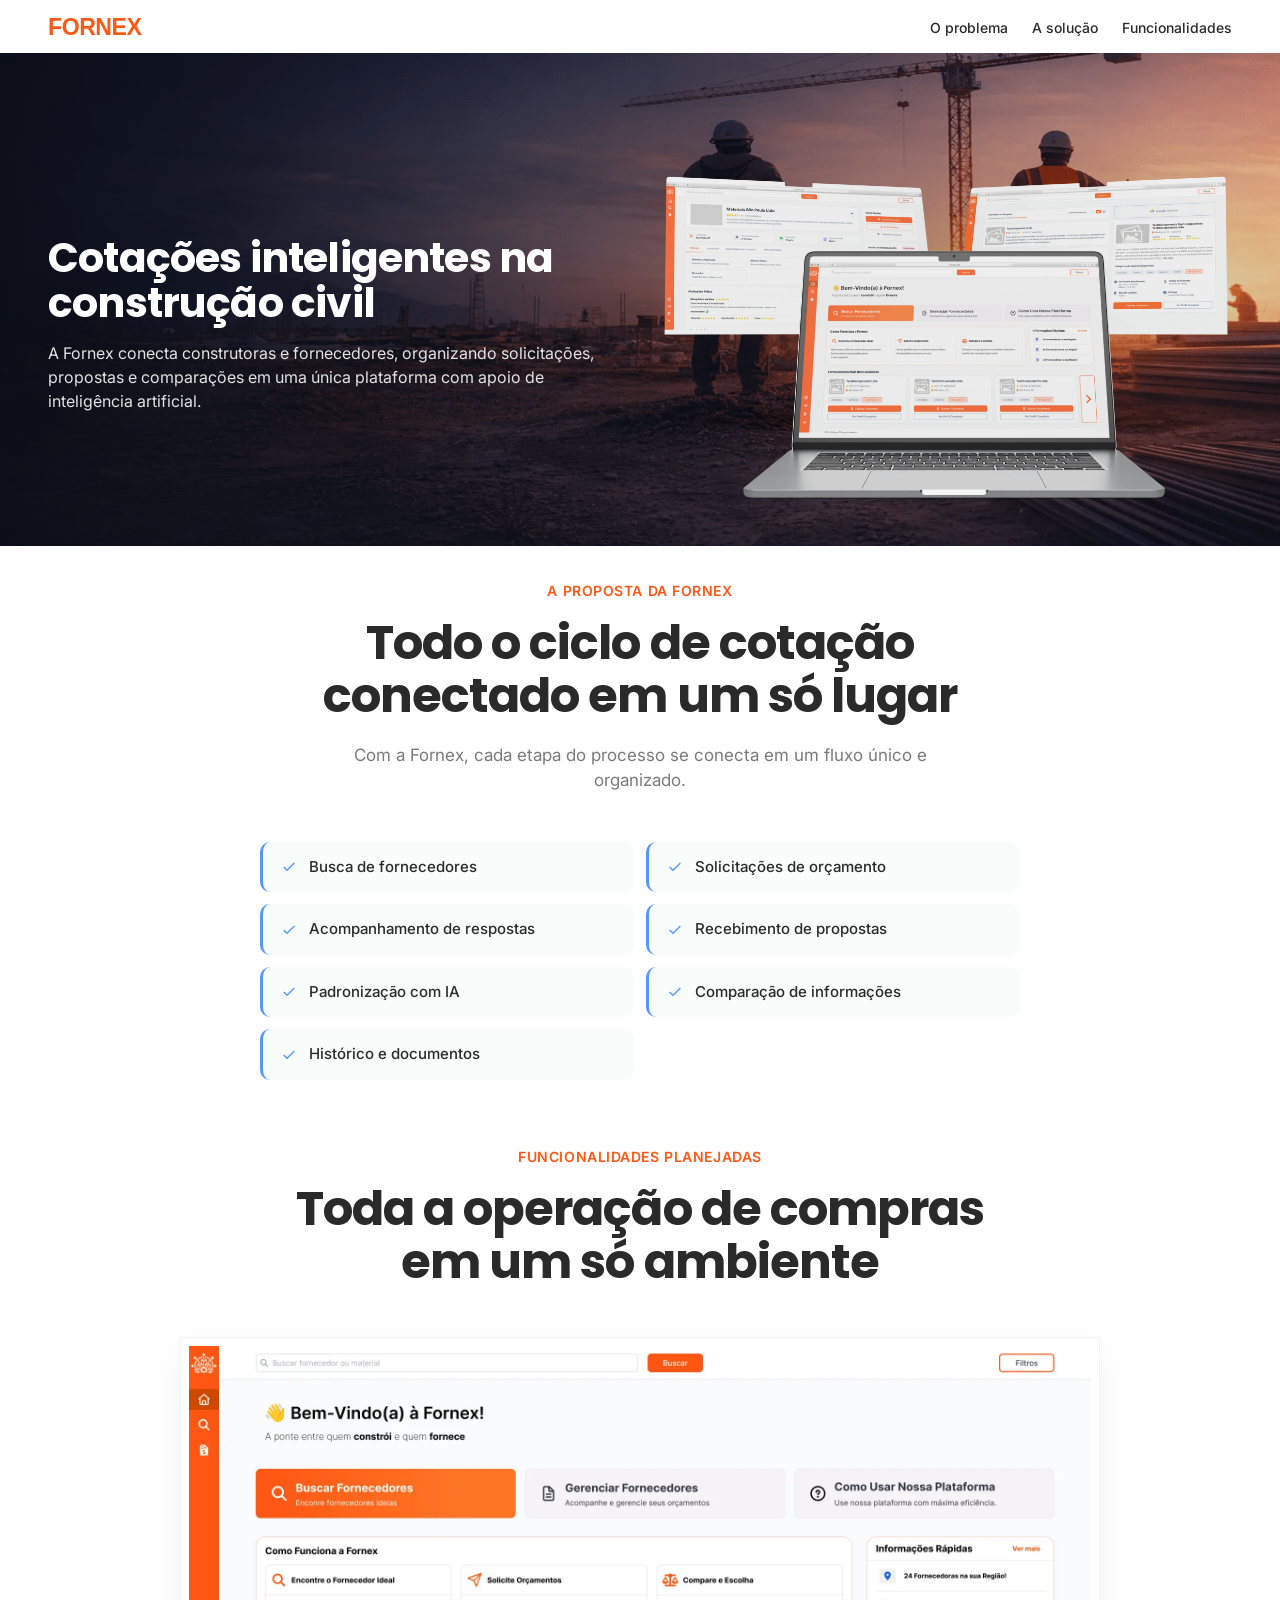
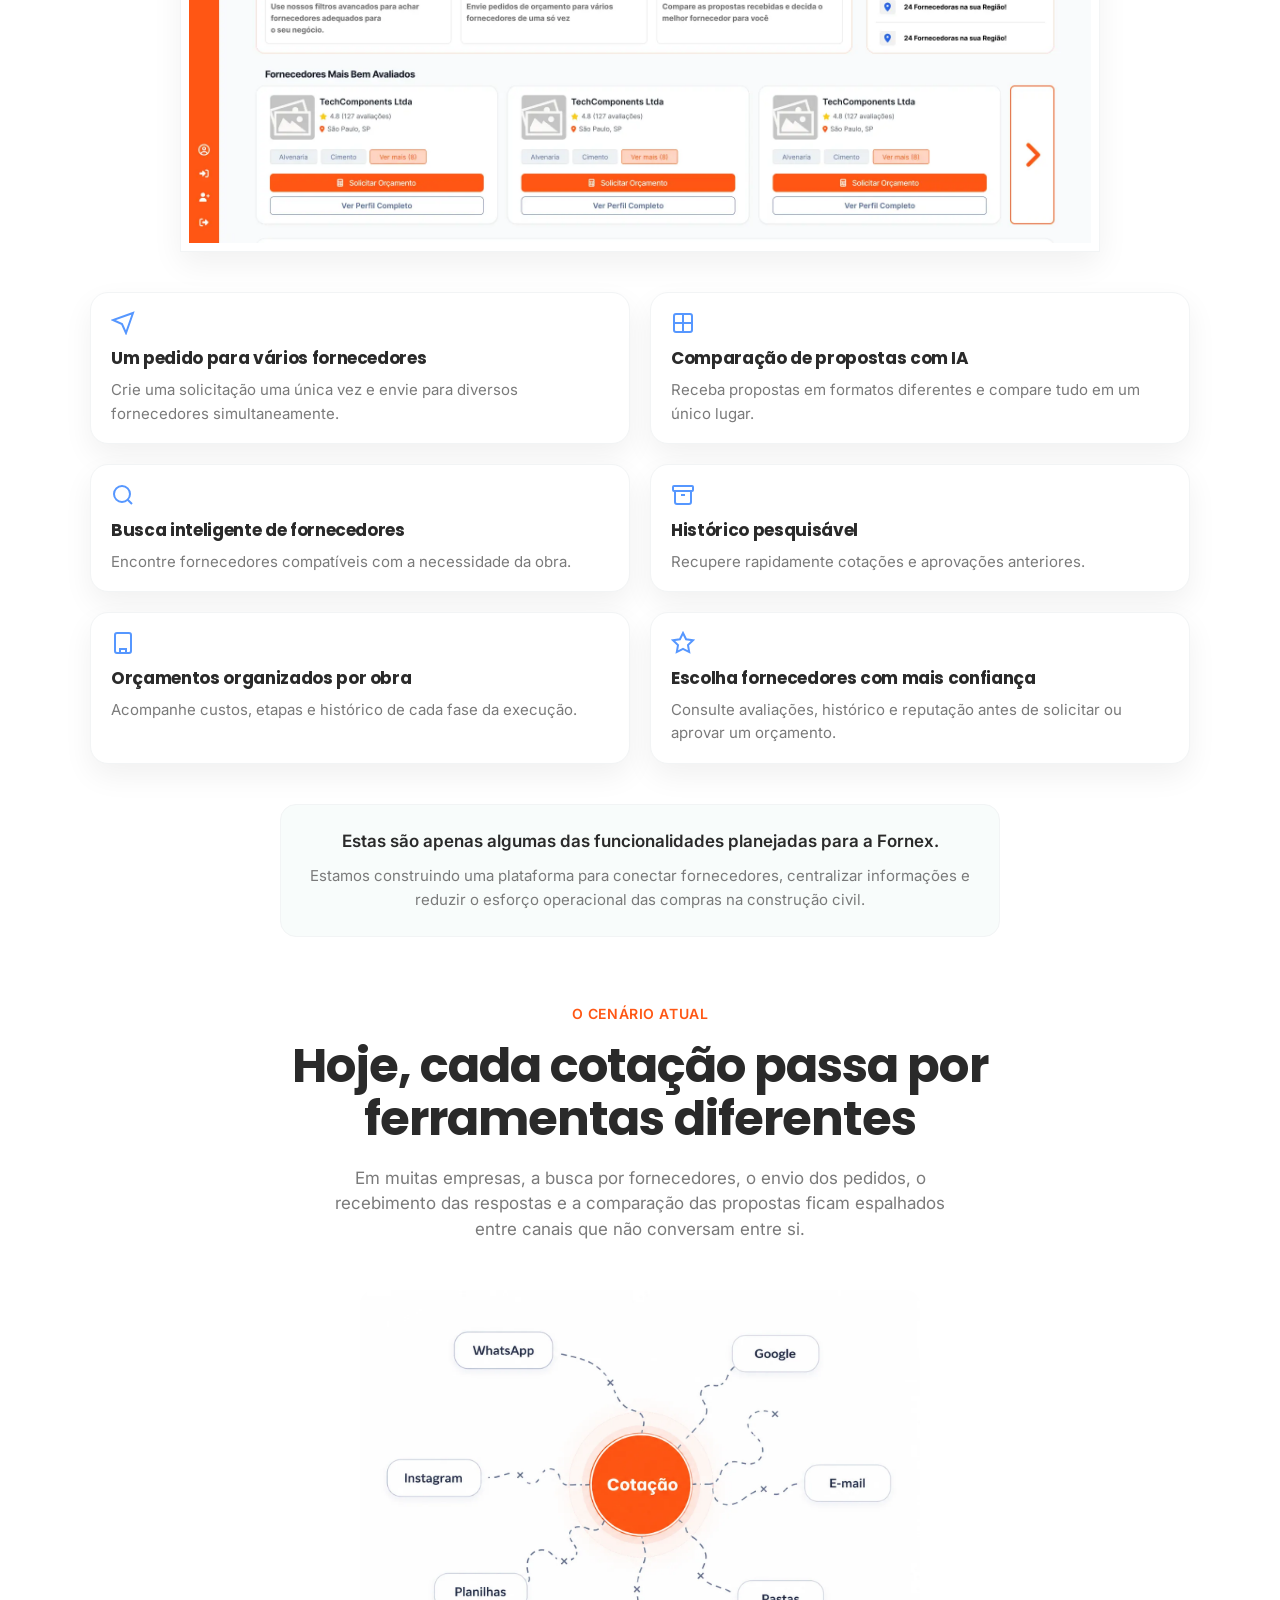
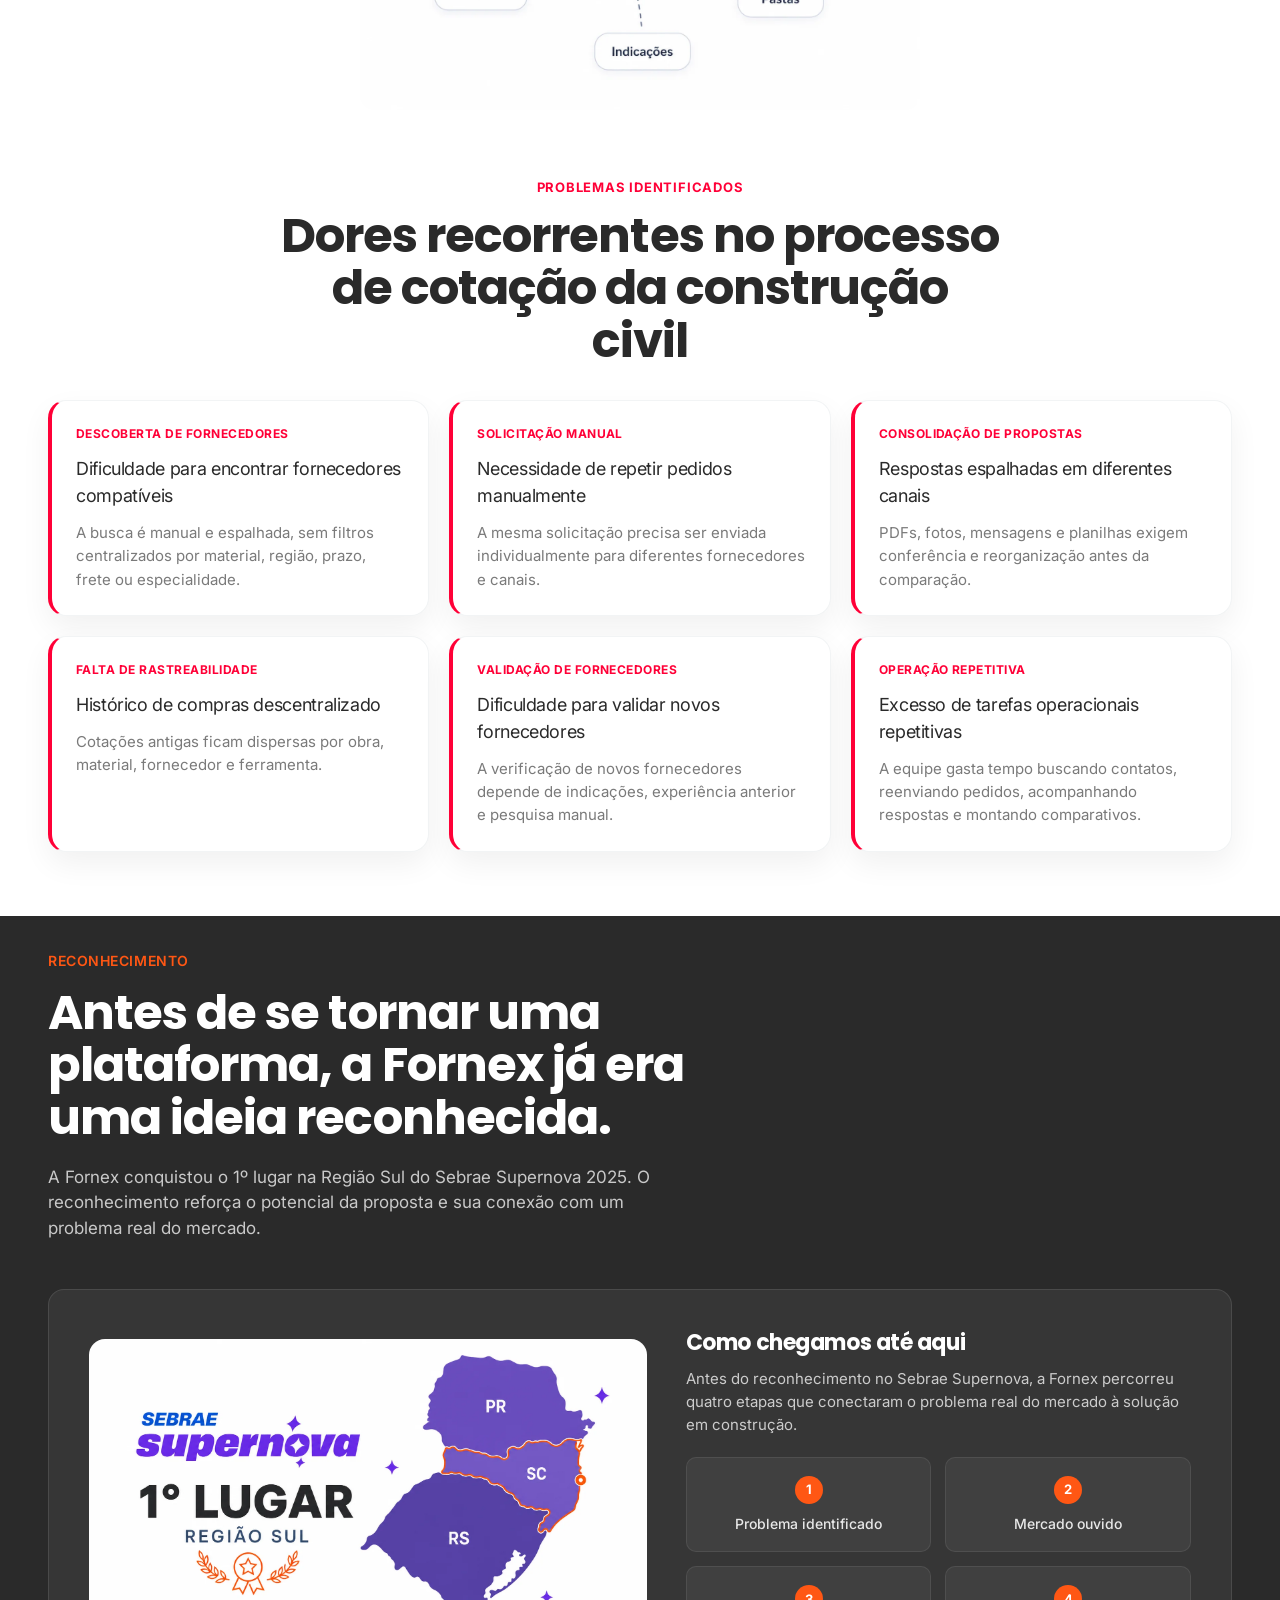
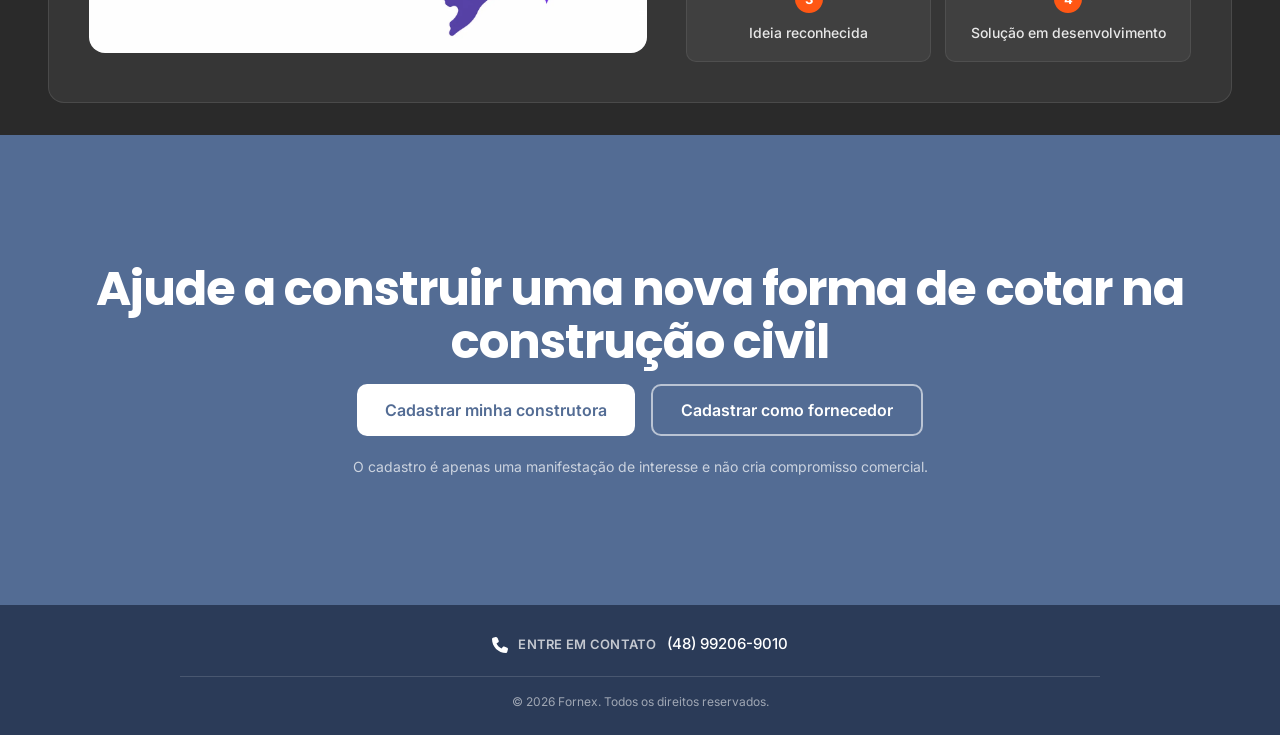
<file: index.html>
<!DOCTYPE html>
<html lang="pt-BR">

<head>
  <meta charset="UTF-8">
  <meta name="viewport" content="width=device-width, initial-scale=1.0">
  <title>Fornex | Cotações inteligentes na construção civil</title>
  <meta name="description"
    content="Conheça a Fornex, uma plataforma em desenvolvimento para centralizar a busca de fornecedores e a gestão de cotações na construção civil com apoio de IA.">
  <meta property="og:title" content="Fornex | Cotações inteligentes na construção civil">
  <meta property="og:description"
    content="Busca, envio, recebimento e organização de propostas em um só fluxo.">
  <meta property="og:type" content="website">
  <meta property="og:locale" content="pt_BR">
  <link rel="icon" href="shared/imgs/logo.svg" type="image/svg+xml">
  <link rel="preload" href="shared/imgs/hero_section_background.webp" as="image">
  <link rel="stylesheet" href="shared/css/style.css">
  <link rel="stylesheet" href="shared/css/header.css">
  <link rel="stylesheet" href="shared/css/sections.css">
  <link rel="stylesheet" href="shared/css/footer.css">
</head>

<body>
  <a class="skip-link" href="#conteudo-principal">Ir para o conteúdo</a>

  <header class="site-header" id="header">
    <div class="container site-header__inner">
      <a class="site-header__logo" href="#inicio" aria-label="Fornex — voltar ao início">
        <img src="shared/imgs/logo.svg" alt="Fornex" width="160" height="40">
      </a>

      <nav class="site-header__nav" aria-label="Navegação principal">
        <ul class="site-header__nav-list">
          <li><a class="site-header__nav-link" href="#problema">O problema</a></li>
          <li><a class="site-header__nav-link" href="#solucao">A solução</a></li>
          <li><a class="site-header__nav-link" href="#funcionalidades">Funcionalidades</a></li>
        </ul>
      </nav>

      <div class="site-header__actions">
        <button class="site-header__toggle" type="button" aria-expanded="false" aria-controls="mobile-menu"
          aria-label="Abrir menu de navegação">
          <svg class="site-header__toggle-icon" viewBox="0 0 24 24" fill="none" stroke="currentColor" stroke-width="2"
            aria-hidden="true">
            <line x1="4" x2="20" y1="12" y2="12" />
            <line x1="4" x2="20" y1="6" y2="6" />
            <line x1="4" x2="20" y1="18" y2="18" />
          </svg>
        </button>
      </div>
    </div>
  </header>

  <nav class="mobile-menu" id="mobile-menu" aria-hidden="true" aria-label="Navegação principal">
    <button type="button" class="mobile-menu__close" aria-label="Fechar menu">
      <svg class="mobile-menu__close-icon" viewBox="0 0 24 24" fill="none" stroke="currentColor" stroke-width="2"
        aria-hidden="true">
        <path d="M18 6 6 18" />
        <path d="m6 6 12 12" />
      </svg>
    </button>
    <ul class="mobile-menu__list">
      <li class="mobile-menu__section">
        <span class="mobile-menu__section-title">Navegação</span>
      </li>
      <li><a class="mobile-menu__link" href="#problema">O problema</a></li>
      <li><a class="mobile-menu__link" href="#solucao">A solução</a></li>
      <li><a class="mobile-menu__link" href="#funcionalidades">Funcionalidades</a></li>
      <li class="mobile-menu__section">
        <span class="mobile-menu__section-title">Cadastro</span>
      </li>
      <li><a class="mobile-menu__link" href="#cadastro">Quero conhecer</a></li>
    </ul>
  </nav>

  <button type="button" class="menu-overlay" hidden aria-label="Fechar menu"></button>

  <main id="conteudo-principal">
    <!-- Hero -->
    <div id="inicio" class="section-anchor" aria-hidden="true"></div>
    <section class="hero-section section" aria-labelledby="hero-title">
      <div class="container">
        <div class="hero-grid reveal">
          <div class="hero-content">
            <h1 class="hero-title" id="hero-title">Cotações inteligentes na construção civil</h1>
            <p class="hero-text">A Fornex conecta construtoras e fornecedores, organizando solicitações, propostas e comparações em uma única plataforma com apoio de inteligência artificial.</p>
          </div>
          <div class="hero-visual">
            <img class="hero-display" src="shared/imgs/fornex_display.webp"
              alt="Interface da plataforma Fornex exibindo o fluxo de cotações" width="960" height="720"
              loading="eager">
          </div>
        </div>
      </div>
    </section>

    <!-- Solution -->
    <div id="solucao" class="section-anchor" aria-hidden="true"></div>
    <section class="solution-section section" aria-labelledby="solution-title">
      <div class="container">
        <div class="section-heading section-heading--center reveal">
          <span class="eyebrow eyebrow--orange">A proposta da Fornex</span>
          <h2 class="section-title" id="solution-title">Todo o ciclo de cotação conectado em um só lugar</h2>
          <p class="section-intro">Com a Fornex, cada etapa do processo se conecta em um fluxo único e organizado.</p>
        </div>

        <ul class="connected-list reveal">
          <li class="connected-list__item">
            <svg width="16" height="16" viewBox="0 0 24 24" fill="none" stroke="currentColor" stroke-width="2" aria-hidden="true"><polyline points="20 6 9 17 4 12"/></svg>
            Busca de fornecedores
          </li>
          <li class="connected-list__item">
            <svg width="16" height="16" viewBox="0 0 24 24" fill="none" stroke="currentColor" stroke-width="2" aria-hidden="true"><polyline points="20 6 9 17 4 12"/></svg>
            Solicitações de orçamento
          </li>
          <li class="connected-list__item">
            <svg width="16" height="16" viewBox="0 0 24 24" fill="none" stroke="currentColor" stroke-width="2" aria-hidden="true"><polyline points="20 6 9 17 4 12"/></svg>
            Acompanhamento de respostas
          </li>
          <li class="connected-list__item">
            <svg width="16" height="16" viewBox="0 0 24 24" fill="none" stroke="currentColor" stroke-width="2" aria-hidden="true"><polyline points="20 6 9 17 4 12"/></svg>
            Recebimento de propostas
          </li>
          <li class="connected-list__item">
            <svg width="16" height="16" viewBox="0 0 24 24" fill="none" stroke="currentColor" stroke-width="2" aria-hidden="true"><polyline points="20 6 9 17 4 12"/></svg>
            Padronização com IA
          </li>
          <li class="connected-list__item">
            <svg width="16" height="16" viewBox="0 0 24 24" fill="none" stroke="currentColor" stroke-width="2" aria-hidden="true"><polyline points="20 6 9 17 4 12"/></svg>
            Comparação de informações
          </li>
          <li class="connected-list__item">
            <svg width="16" height="16" viewBox="0 0 24 24" fill="none" stroke="currentColor" stroke-width="2" aria-hidden="true"><polyline points="20 6 9 17 4 12"/></svg>
            Histórico e documentos
          </li>
        </ul>
      </div>
    </section>

    <!-- Features -->
    <div id="funcionalidades" class="section-anchor" aria-hidden="true"></div>
    <section class="features-section section" aria-labelledby="features-title">
      <div class="container">
        <div class="section-heading section-heading--center reveal">
          <span class="eyebrow">Funcionalidades planejadas</span>
          <h2 class="section-title" id="features-title">Toda a operação de compras em um só ambiente</h2>
        </div>

        <div class="platform-showcase reveal">
          <div class="platform-showcase__visual">
            <div class="platform-window">
              <img class="platform-window__screenshot" src="shared/imgs/initial-page.webp"
                alt="Dashboard da plataforma Fornex com obras, orçamentos e fluxo de cotações centralizado"
                width="960" height="600" loading="lazy">
            </div>
          </div>

          <div class="platform-showcase__features">
            <div class="platform-showcase__row">
              <article class="platform-feature" tabindex="0">
                <div class="platform-feature__content">
                  <svg class="platform-feature__icon" viewBox="0 0 24 24" fill="none" stroke="currentColor" stroke-width="2" aria-hidden="true"><path d="m22 2-7 20-4-9-9-4Z"/></svg>
                  <h3 class="platform-feature__title">Um pedido para vários fornecedores</h3>
                  <p class="platform-feature__summary">Crie uma solicitação uma única vez e envie para diversos fornecedores simultaneamente.</p>
                  <div class="platform-feature__details">
                    <ul>
                      <li>Envio simultâneo</li>
                      <li>Fornecedores não visualizam concorrentes</li>
                      <li>Status de resposta</li>
                      <li>Histórico centralizado</li>
                    </ul>
                  </div>
                  <span class="platform-feature__tap-hint" aria-hidden="true">
                    <span class="platform-feature__tap-text">Toque para ver detalhes</span>
                    <svg class="platform-feature__chevron" viewBox="0 0 24 24" fill="none" stroke="currentColor" stroke-width="2"><polyline points="6 9 12 15 18 9"/></svg>
                  </span>
                </div>
              </article>

              <article class="platform-feature" tabindex="0">
                <div class="platform-feature__content">
                  <svg class="platform-feature__icon" viewBox="0 0 24 24" fill="none" stroke="currentColor" stroke-width="2" aria-hidden="true"><rect width="18" height="18" x="3" y="3" rx="2"/><path d="M12 3v18"/><path d="M3 12h18"/></svg>
                  <h3 class="platform-feature__title">Comparação de propostas com IA</h3>
                  <p class="platform-feature__summary">Receba propostas em formatos diferentes e compare tudo em um único lugar.</p>
                  <div class="platform-feature__details">
                    <ul>
                      <li>Leitura de PDFs</li>
                      <li>Estruturação automática de dados</li>
                      <li>Comparação padronizada</li>
                      <li>Menos trabalho manual</li>
                    </ul>
                    <p class="platform-feature__note">A IA organiza as informações, mas não toma decisões pela equipe.</p>
                  </div>
                  <span class="platform-feature__tap-hint" aria-hidden="true">
                    <span class="platform-feature__tap-text">Toque para ver detalhes</span>
                    <svg class="platform-feature__chevron" viewBox="0 0 24 24" fill="none" stroke="currentColor" stroke-width="2"><polyline points="6 9 12 15 18 9"/></svg>
                  </span>
                </div>
              </article>
            </div>

            <div class="platform-showcase__row">
              <article class="platform-feature" tabindex="0">
                <div class="platform-feature__content">
                  <svg class="platform-feature__icon" viewBox="0 0 24 24" fill="none" stroke="currentColor" stroke-width="2" aria-hidden="true"><circle cx="11" cy="11" r="8"/><path d="m21 21-4.3-4.3"/></svg>
                  <h3 class="platform-feature__title">Busca inteligente de fornecedores</h3>
                  <p class="platform-feature__summary">Encontre fornecedores compatíveis com a necessidade da obra.</p>
                  <div class="platform-feature__details">
                    <ul>
                      <li>Região</li>
                      <li>Especialidade</li>
                      <li>Material</li>
                      <li>Frete</li>
                      <li>Raio de atendimento</li>
                    </ul>
                  </div>
                  <span class="platform-feature__tap-hint" aria-hidden="true">
                    <span class="platform-feature__tap-text">Toque para ver detalhes</span>
                    <svg class="platform-feature__chevron" viewBox="0 0 24 24" fill="none" stroke="currentColor" stroke-width="2"><polyline points="6 9 12 15 18 9"/></svg>
                  </span>
                </div>
              </article>

              <article class="platform-feature" tabindex="0">
                <div class="platform-feature__content">
                  <svg class="platform-feature__icon" viewBox="0 0 24 24" fill="none" stroke="currentColor" stroke-width="2" aria-hidden="true"><rect width="20" height="5" x="2" y="3" rx="1"/><path d="M4 8v11a2 2 0 0 0 2 2h12a2 2 0 0 0 2-2V8"/><path d="M10 12h4"/></svg>
                  <h3 class="platform-feature__title">Histórico pesquisável</h3>
                  <p class="platform-feature__summary">Recupere rapidamente cotações e aprovações anteriores.</p>
                  <div class="platform-feature__details">
                    <ul>
                      <li>Busca por obra</li>
                      <li>Busca por fornecedor</li>
                      <li>Busca por material</li>
                      <li>Busca por data</li>
                      <li>Busca por status</li>
                    </ul>
                  </div>
                  <span class="platform-feature__tap-hint" aria-hidden="true">
                    <span class="platform-feature__tap-text">Toque para ver detalhes</span>
                    <svg class="platform-feature__chevron" viewBox="0 0 24 24" fill="none" stroke="currentColor" stroke-width="2"><polyline points="6 9 12 15 18 9"/></svg>
                  </span>
                </div>
              </article>
            </div>

            <div class="platform-showcase__row">
              <article class="platform-feature" tabindex="0">
                <div class="platform-feature__content">
                  <svg class="platform-feature__icon" viewBox="0 0 24 24" fill="none" stroke="currentColor" stroke-width="2" aria-hidden="true"><rect width="16" height="20" x="4" y="2" rx="2"/><path d="M9 22v-4h6v4"/><path d="M8 6h.01"/><path d="M16 6h.01"/><path d="M12 6h.01"/><path d="M12 10h.01"/><path d="M12 14h.01"/><path d="M16 10h.01"/><path d="M16 14h.01"/><path d="M8 10h.01"/><path d="M8 14h.01"/></svg>
                  <h3 class="platform-feature__title">Orçamentos organizados por obra</h3>
                  <p class="platform-feature__summary">Acompanhe custos, etapas e histórico de cada fase da execução.</p>
                  <div class="platform-feature__details">
                    <ul>
                      <li>Valor planejado</li>
                      <li>Valor realizado</li>
                      <li>Status da fase</li>
                      <li>Evolução dos custos</li>
                      <li>Histórico relacionado</li>
                    </ul>
                  </div>
                  <span class="platform-feature__tap-hint" aria-hidden="true">
                    <span class="platform-feature__tap-text">Toque para ver detalhes</span>
                    <svg class="platform-feature__chevron" viewBox="0 0 24 24" fill="none" stroke="currentColor" stroke-width="2"><polyline points="6 9 12 15 18 9"/></svg>
                  </span>
                </div>
              </article>

              <article class="platform-feature" tabindex="0">
                <div class="platform-feature__content">
                  <svg class="platform-feature__icon" viewBox="0 0 24 24" fill="none" stroke="currentColor" stroke-width="2" aria-hidden="true"><polygon points="12 2 15.09 8.26 22 9.27 17 14.14 18.18 21.02 12 17.77 5.82 21.02 7 14.14 2 9.27 8.91 8.26 12 2"/></svg>
                  <h3 class="platform-feature__title">Escolha fornecedores com mais confiança</h3>
                  <p class="platform-feature__summary">Consulte avaliações, histórico e reputação antes de solicitar ou aprovar um orçamento.</p>
                  <div class="platform-feature__details">
                    <ul>
                      <li>Nota média dos clientes</li>
                      <li>Quantidade de avaliações</li>
                      <li>Histórico de negociações</li>
                      <li>Índice de resposta e entrega</li>
                      <li>Comentários e experiências anteriores</li>
                    </ul>
                  </div>
                  <span class="platform-feature__tap-hint" aria-hidden="true">
                    <span class="platform-feature__tap-text">Toque para ver detalhes</span>
                    <svg class="platform-feature__chevron" viewBox="0 0 24 24" fill="none" stroke="currentColor" stroke-width="2"><polyline points="6 9 12 15 18 9"/></svg>
                  </span>
                </div>
              </article>
            </div>
          </div>
        </div>

        <div class="features-closing reveal">
          <p class="features-closing__lead">Estas são apenas algumas das funcionalidades planejadas para a Fornex.</p>
          <p class="features-closing__text">Estamos construindo uma plataforma para conectar fornecedores, centralizar informações e reduzir o esforço operacional das compras na construção civil.</p>
        </div>
      </div>
    </section>

    <!-- Problem -->
    <div id="problema" class="section-anchor" aria-hidden="true"></div>
    <section class="problem-section section" aria-labelledby="problem-title">
      <div class="container">
        <div class="section-heading section-heading--center reveal">
          <span class="eyebrow">O cenário atual</span>
          <h2 class="section-title" id="problem-title">Hoje, cada cotação passa por ferramentas diferentes</h2>
          <p class="section-intro">Em muitas empresas, a busca por fornecedores, o envio dos pedidos, o recebimento das
            respostas e a comparação das propostas ficam espalhados entre canais que não conversam entre si.</p>
        </div>

        <div class="problem-visual reveal">
          <img src="shared/imgs/art_many_tools.webp"
            alt="Diagrama do processo de cotação fragmentado entre WhatsApp, Google, Instagram, e-mail, planilhas, pastas e indicações"
            class="problem-visual__image" width="640" height="640" loading="lazy">
        </div>
      </div>
    </section>

    <!-- Pain Points -->
    <div id="problemas-identificados" class="section-anchor" aria-hidden="true"></div>
    <section class="pain-points-section section" aria-labelledby="pain-points-title">
      <div class="container">
        <div class="pain-points-header reveal">
          <span class="pain-points-header__eyebrow">Problemas identificados</span>
          <h2 class="section-title" id="pain-points-title">Dores recorrentes no processo de cotação da construção civil</h2>
        </div>

        <div class="pain-points-grid" role="list" aria-label="Problemas identificados no processo de cotação">
          <article class="pain-point-card reveal" tabindex="0" role="listitem">
            <span class="pain-point-card__label">Descoberta de fornecedores</span>
            <h3 class="pain-point-card__title">Dificuldade para encontrar fornecedores compatíveis</h3>
            <p class="pain-point-card__text">A busca é manual e espalhada, sem filtros centralizados por material, região, prazo, frete ou especialidade.</p>
          </article>
          <article class="pain-point-card reveal" tabindex="0" role="listitem">
            <span class="pain-point-card__label">Solicitação manual</span>
            <h3 class="pain-point-card__title">Necessidade de repetir pedidos manualmente</h3>
            <p class="pain-point-card__text">A mesma solicitação precisa ser enviada individualmente para diferentes fornecedores e canais.</p>
          </article>
          <article class="pain-point-card reveal" tabindex="0" role="listitem">
            <span class="pain-point-card__label">Consolidação de propostas</span>
            <h3 class="pain-point-card__title">Respostas espalhadas em diferentes canais</h3>
            <p class="pain-point-card__text">PDFs, fotos, mensagens e planilhas exigem conferência e reorganização antes da comparação.</p>
          </article>
          <article class="pain-point-card reveal" tabindex="0" role="listitem">
            <span class="pain-point-card__label">Falta de rastreabilidade</span>
            <h3 class="pain-point-card__title">Histórico de compras descentralizado</h3>
            <p class="pain-point-card__text">Cotações antigas ficam dispersas por obra, material, fornecedor e ferramenta.</p>
          </article>
          <article class="pain-point-card reveal" tabindex="0" role="listitem">
            <span class="pain-point-card__label">Validação de fornecedores</span>
            <h3 class="pain-point-card__title">Dificuldade para validar novos fornecedores</h3>
            <p class="pain-point-card__text">A verificação de novos fornecedores depende de indicações, experiência anterior e pesquisa manual.</p>
          </article>
          <article class="pain-point-card reveal" tabindex="0" role="listitem">
            <span class="pain-point-card__label">Operação repetitiva</span>
            <h3 class="pain-point-card__title">Excesso de tarefas operacionais repetitivas</h3>
            <p class="pain-point-card__text">A equipe gasta tempo buscando contatos, reenviando pedidos, acompanhando respostas e montando comparativos.</p>
          </article>
        </div>
      </div>
    </section>

    <!-- Recognition -->
    <div id="reconhecimento" class="section-anchor" aria-hidden="true"></div>
    <section class="recognition-section section" aria-labelledby="recognition-title">
      <div class="container">
        <div class="section-heading reveal">
          <span class="eyebrow">Reconhecimento</span>
          <h2 class="section-title" id="recognition-title">Antes de se tornar uma plataforma, a Fornex já era uma ideia reconhecida.</h2>
          <p class="section-intro">A Fornex conquistou o 1º lugar na Região Sul do Sebrae Supernova 2025. O reconhecimento reforça o potencial da proposta e sua conexão com um problema real do mercado.</p>
        </div>

        <div class="recognition-showcase reveal">
          <div class="recognition-art">
            <img src="shared/imgs/art_sebrae_supernova.webp"
              alt="1º lugar na Região Sul do Sebrae Supernova 2025"
              class="recognition-art__image" width="640" height="400" loading="lazy">
          </div>

          <div class="recognition-journey">
            <div class="recognition-journey__intro">
              <h3 class="recognition-journey__title">Como chegamos até aqui</h3>
              <p class="recognition-journey__text">Antes do reconhecimento no Sebrae Supernova, a Fornex percorreu
                quatro etapas que conectaram o problema real do mercado à solução em construção.</p>
            </div>

            <ul class="recognition-milestones" aria-label="Linha da jornada da Fornex">
              <li class="recognition-milestone">
                <span class="recognition-milestone__number" aria-hidden="true">1</span>
                <span class="recognition-milestone__text">Problema identificado</span>
              </li>
              <li class="recognition-milestone">
                <span class="recognition-milestone__number" aria-hidden="true">2</span>
                <span class="recognition-milestone__text">Mercado ouvido</span>
              </li>
              <li class="recognition-milestone">
                <span class="recognition-milestone__number" aria-hidden="true">3</span>
                <span class="recognition-milestone__text">Ideia reconhecida</span>
              </li>
              <li class="recognition-milestone">
                <span class="recognition-milestone__number" aria-hidden="true">4</span>
                <span class="recognition-milestone__text">Solução em desenvolvimento</span>
              </li>
            </ul>
          </div>
        </div>
      </div>
    </section>

    <!-- Final CTA -->
    <div id="cadastro" class="section-anchor" aria-hidden="true"></div>
    <section class="final-cta-section section" aria-labelledby="final-cta-title">
      <div class="container reveal">
        <h2 class="section-title" id="final-cta-title">Ajude a construir uma nova forma de cotar na construção civil</h2>
        <div class="btn-group btn-group--stack">
          <a class="btn btn-primary"
            href="https://docs.google.com/forms/d/1KFNcURXurGxkmOmbZhcmV2wtgbuQHsO9CJBOqynQ75Y/viewform"
            target="_blank" rel="noopener noreferrer">Cadastrar minha construtora</a>
          <a class="btn btn-outline"
            href="https://docs.google.com/forms/d/1VTUe161rTqBNPD-RwNwC976np0qFQpJ3BPXqv5guExA/viewform"
            target="_blank" rel="noopener noreferrer">Cadastrar como fornecedor</a>
        </div>
        <p class="privacy-microcopy">O cadastro é apenas uma manifestação de interesse e não cria compromisso comercial.</p>
      </div>
    </section>
  </main>

  <footer class="footer" id="rodape">
    <div class="footer-inner">
      <div class="footer-main">
        <a class="footer-contact" href="tel:+5548992069010">
          <svg width="16" height="16" viewBox="0 0 512 512" fill="currentColor" aria-hidden="true"><path d="M164.9 24.6c-7.7-18.6-28-28.5-47.4-23.2l-88 24C12.1 30.2 0 46 0 64C0 311.4 200.6 512 448 512c18 0 33.8-12.1 38.6-29.5l24-88c5.3-19.4-4.6-39.7-23.2-47.4l-96.4-40.1c-16.3-6.8-35.2-2.1-46.3 11.6L304.7 368C234.3 334.7 177.3 277.7 144 207.3L203.3 167c13.7-11.2 18.4-30 11.6-46.3l-40.1-96.4z"/></svg>
          <span class="footer-contact__label">Entre em contato</span>
          <span class="footer-contact__phone">(48) 99206-9010</span>
        </a>
      </div>

      <div class="footer-divider" aria-hidden="true"></div>
      <p class="footer-copyright"></p>
    </div>
  </footer>

  <script src="shared/js/content.js"></script>
  <script src="shared/js/header.js"></script>
  <script src="shared/js/interactions.js"></script>
  <script src="shared/js/footer.js"></script>
</body>

</html>
</file>
<file: shared/css/style.css>
@import url("https://fonts.googleapis.com/css2?family=Inter:wght@400;500&family=Poppins:wght@600;700&display=swap");

:root {
  --color-primary: #ff5714;
  --color-primary-dark: #bd3e0b;
  --color-primary-light: #ff682c;
  --color-secondary: #536c94;
  --color-secondary-dark: #3d4f6c;
  --color-tertiary: #5697ff;
  --color-white: #ffffff;
  --color-off-white: #f8fcfb;
  --color-gray-light: #f2f4f5;
  --color-gray-medium: #7a7a7a;
  --color-gray-dark: #2a2a2a;
  --color-problem-accent: #ff0037;
  --color-solution-accent: #16a34a;
  --font-heading: "Poppins", "Montserrat", sans-serif;
  --font-body: "Inter", "Nunito Sans", sans-serif;
  --max-width: 1280px;
  --radius-small: 10px;
  --radius-medium: 16px;
  --radius-large: 24px;
  --radius-card: 18px;
  --shadow-card: 0 12px 30px rgba(0, 0, 0, 0.06);
  --shadow-hover: 0 18px 40px rgba(42, 42, 42, 0.1);
  --section-padding-desktop: clamp(24px, 2.5vw, 35px);
  --section-padding-mobile: 16px;
  --container-padding-desktop: 48px;
  --container-padding-tablet: 32px;
  --container-padding-mobile: 20px;
  --header-height: 60px;
}

*,
*::before,
*::after {
  box-sizing: border-box;
}

html {
  scroll-behavior: smooth;
  scroll-padding-top: var(--header-height);
}

.section-anchor {
  display: block;
  height: 0;
  scroll-margin-top: var(--header-height);
}

@media (prefers-reduced-motion: reduce) {
  html {
    scroll-behavior: auto;
  }

  *,
  *::before,
  *::after {
    animation-duration: 0.01ms !important;
    animation-iteration-count: 1 !important;
    transition-duration: 0.01ms !important;
  }
}

body {
  margin: 0;
  font-family: var(--font-body);
  font-size: 1rem;
  line-height: 1.5;
  color: var(--color-gray-dark);
  background: var(--color-white);
}

img,
svg {
  display: block;
  max-width: 100%;
}

a {
  color: inherit;
}

h1,
h2,
h3,
h4 {
  font-family: var(--font-heading);
  letter-spacing: -0.02em;
  line-height: 1.1;
  margin: 0;
}

p {
  margin: 0;
}

ul {
  margin: 0;
  padding: 0;
}

.skip-link {
  position: absolute;
  top: -100%;
  left: 16px;
  z-index: 10000;
  padding: 12px 16px;
  background: var(--color-primary);
  color: var(--color-white);
  text-decoration: none;
  border-radius: var(--radius-small);
}

.skip-link:focus {
  top: 16px;
}

.container {
  width: 100%;
  max-width: var(--max-width);
  margin: 0 auto;
  padding-left: var(--container-padding-mobile);
  padding-right: var(--container-padding-mobile);
}

@media (min-width: 768px) {
  .container {
    padding-left: var(--container-padding-tablet);
    padding-right: var(--container-padding-tablet);
  }
}

@media (min-width: 1024px) {
  .container {
    padding-left: var(--container-padding-desktop);
    padding-right: var(--container-padding-desktop);
  }
}

.section {
  padding-top: var(--section-padding-mobile);
  padding-bottom: var(--section-padding-mobile);
}

@media (min-width: 1024px) {
  .section {
    padding-top: var(--section-padding-desktop);
    padding-bottom: var(--section-padding-desktop);
  }
}

.section-heading {
  max-width: 720px;
  margin-bottom: 48px;
}

.section-heading--center {
  margin-left: auto;
  margin-right: auto;
  text-align: center;
}

.eyebrow {
  display: inline-block;
  margin-bottom: 16px;
  font-size: 0.875rem;
  font-weight: 600;
  letter-spacing: 0.04em;
  text-transform: uppercase;
  color: var(--color-primary);
}

.eyebrow--orange {
  color: var(--color-primary);
}

.section-title {
  font-size: 2rem;
  margin-bottom: 20px;
}

@media (min-width: 1024px) {
  .section-title {
    font-size: clamp(2.25rem, 4vw, 3rem);
  }
}

.section-intro {
  font-size: 1.0625rem;
  color: var(--color-gray-medium);
  max-width: 640px;
}

.section-heading--center .section-intro {
  margin-left: auto;
  margin-right: auto;
}

.section-closing {
  margin-top: 32px;
  font-size: 1.0625rem;
  font-weight: 500;
  color: var(--color-gray-dark);
}

.btn {
  display: inline-flex;
  align-items: center;
  justify-content: center;
  min-height: 48px;
  padding: 12px 28px;
  border: none;
  border-radius: var(--radius-small);
  font-family: var(--font-body);
  font-size: 1rem;
  font-weight: 600;
  text-decoration: none;
  cursor: pointer;
  transition: background-color 0.2s ease, box-shadow 0.2s ease, transform 0.2s ease;
}

.btn:focus-visible {
  outline: 2px solid var(--color-tertiary);
  outline-offset: 2px;
}

.btn-primary {
  background: var(--color-primary);
  color: var(--color-white);
}

.btn-primary:hover {
  background: var(--color-primary-dark);
  box-shadow: var(--shadow-hover);
}

.btn-secondary {
  background: var(--color-secondary);
  color: var(--color-white);
}

.btn-secondary:hover {
  background: var(--color-secondary-dark);
  box-shadow: var(--shadow-hover);
}

.btn-outline {
  background: transparent;
  color: var(--color-secondary);
  border: 2px solid var(--color-secondary);
}

.btn-outline:hover {
  background: var(--color-secondary);
  color: var(--color-white);
}

.btn-group {
  display: flex;
  flex-wrap: wrap;
  gap: 16px;
}

@media (max-width: 767px) {
  .btn-group--stack {
    flex-direction: column;
  }

  .btn-group--stack .btn {
    width: 100%;
  }
}

.reveal {
  opacity: 0;
  transform: translateY(16px);
  transition: opacity 0.5s ease, transform 0.5s ease;
}

.reveal.is-visible {
  opacity: 1;
  transform: translateY(0);
}

@media (prefers-reduced-motion: reduce) {
  .reveal {
    opacity: 1;
    transform: none;
  }
}
</file>
<file: shared/css/header.css>
.site-header {
  position: fixed;
  top: 0;
  left: 0;
  right: 0;
  z-index: 1000;
  padding-block: clamp(18px, 3vw, 24px);
  background: var(--color-white);
  transition: transform 0.3s ease, background-color 0.3s ease, box-shadow 0.3s ease;
}

.site-header.is-hidden {
  transform: translateY(-100%);
}

.site-header.is-scrolled {
  background: rgba(255, 255, 255, 0.98);
  border-bottom: 1px solid var(--color-gray-light);
  box-shadow: 0 4px 20px rgba(0, 0, 0, 0.04);
}

.site-header__inner {
  display: flex;
  align-items: center;
  justify-content: space-between;
  gap: 24px;
}

.site-header__logo {
  display: flex;
  align-items: center;
  flex-shrink: 0;
  text-decoration: none;
}

.site-header__logo img {
  display: block;
  width: clamp(140px, 28vw, 160px);
  height: auto;
}

.site-header__nav {
  display: none;
}

.site-header__nav-list {
  display: flex;
  align-items: center;
  gap: 28px;
  list-style: none;
}

.site-header__nav-link {
  font-size: 0.9375rem;
  font-weight: 500;
  color: var(--color-gray-dark);
  text-decoration: none;
  transition: color 0.16s ease;
}

.site-header__nav-link:hover,
.site-header__nav-link:focus-visible {
  color: var(--color-primary);
}

.site-header__actions {
  display: flex;
  align-items: center;
  gap: 12px;
  margin-left: auto;
}

.site-header__toggle {
  display: grid;
  place-items: center;
  width: 44px;
  height: 44px;
  padding: 8px;
  border: none;
  border-radius: 8px;
  background: transparent;
  color: var(--color-gray-dark);
  cursor: pointer;
  transition: background-color 0.16s ease;
}

.site-header__toggle:hover {
  background: var(--color-off-white);
}

.site-header__toggle:active {
  background: var(--color-gray-light);
}

.site-header__toggle:focus-visible {
  outline: 2px solid var(--color-tertiary);
  outline-offset: 2px;
}

.site-header__toggle-icon {
  width: 24px;
  height: 24px;
}

/* Desktop: logo left, nav right */
@media (min-width: 1024px) {
  .site-header {
    padding-block: 10px;
  }

  .site-header__inner {
    justify-content: space-between;
  }

  .site-header__logo img {
    width: 132px;
  }

  .site-header__nav {
    display: block;
    margin-left: 0;
  }

  .site-header__nav-list {
    justify-content: flex-end;
    gap: 24px;
  }

  .site-header__nav-link {
    font-size: 0.875rem;
  }

  .site-header__actions {
    display: none;
  }
}

/* Mobile menu — same pattern as Solo & Co introducao */
.menu-overlay {
  position: fixed;
  inset: 0;
  z-index: 1001;
  border: none;
  padding: 0;
  background: rgba(10, 10, 20, 0.34);
  cursor: pointer;
  opacity: 0;
  visibility: hidden;
  transition: opacity 0.24s ease, visibility 0.24s ease;
}

.menu-overlay.is-visible {
  opacity: 1;
  visibility: visible;
}

.mobile-menu {
  position: fixed;
  top: 0;
  right: 0;
  z-index: 1002;
  width: min(300px, 85vw);
  height: 100vh;
  height: 100dvh;
  padding: 24px;
  background: var(--color-white);
  box-shadow: -8px 0 32px rgba(42, 42, 42, 0.12);
  transform: translateX(100%);
  transition: transform 0.24s ease;
  overflow-y: auto;
}

.mobile-menu.is-open {
  transform: translateX(0);
}

.mobile-menu__close {
  display: grid;
  place-items: center;
  width: 44px;
  height: 44px;
  margin-left: auto;
  margin-bottom: 24px;
  padding: 0;
  border: none;
  border-radius: 8px;
  background: transparent;
  color: var(--color-gray-dark);
  cursor: pointer;
  transition: background-color 0.16s ease;
}

.mobile-menu__close:hover {
  background: var(--color-off-white);
}

.mobile-menu__close:focus-visible {
  outline: 2px solid var(--color-tertiary);
  outline-offset: 2px;
}

.mobile-menu__close-icon {
  width: 24px;
  height: 24px;
}

.mobile-menu__list {
  list-style: none;
  margin: 0;
  padding: 0;
  display: flex;
  flex-direction: column;
  gap: 8px;
}

.mobile-menu__section {
  list-style: none;
  margin-top: 8px;
}

.mobile-menu__section:first-child {
  margin-top: 0;
}

.mobile-menu__section-title {
  display: block;
  padding: 8px 16px 4px;
  font-size: 12px;
  font-weight: 700;
  letter-spacing: 0.06em;
  text-transform: uppercase;
  color: var(--color-gray-medium);
}

.mobile-menu__link {
  display: flex;
  align-items: center;
  width: 100%;
  min-height: 48px;
  padding: 12px 16px;
  border: none;
  border-radius: 10px;
  background: transparent;
  color: var(--color-gray-dark);
  font-family: inherit;
  font-size: 16px;
  font-weight: 600;
  line-height: 1.25;
  text-align: left;
  text-decoration: none;
  cursor: pointer;
  transition: background-color 0.16s ease, color 0.16s ease;
}

.mobile-menu__link:hover,
.mobile-menu__link:focus-visible {
  background: var(--color-off-white);
  color: var(--color-primary);
}

@media (min-width: 1024px) {
  .mobile-menu,
  .menu-overlay {
    display: none;
  }
}

@media (prefers-reduced-motion: reduce) {
  .mobile-menu,
  .menu-overlay,
  .site-header,
  .site-header__toggle,
  .mobile-menu__link {
    transition: none;
  }
}
</file>
<file: shared/css/sections.css>
/* Hero */
.hero-section {
  position: relative;
  padding-top: calc(var(--header-height) + 48px);
  padding-bottom: var(--section-padding-mobile);
  background-color: #1a2030;
  background-image: url("../imgs/hero_section_background.webp");
  background-position: center;
  background-size: cover;
  background-repeat: no-repeat;
  color: var(--color-white);
}

.hero-section::before {
  content: "";
  position: absolute;
  inset: 0;
  background: linear-gradient(
    90deg,
    rgba(10, 14, 24, 0.82) 0%,
    rgba(10, 14, 24, 0.45) 42%,
    rgba(10, 14, 24, 0.12) 100%
  );
  pointer-events: none;
}

.hero-section .container {
  position: relative;
  z-index: 1;
}

@media (min-width: 1024px) {
  .hero-section {
    padding-top: calc(var(--header-height) + 80px);
    padding-bottom: var(--section-padding-desktop);
  }
}

.hero-grid {
  display: grid;
  gap: 32px;
  align-items: center;
}

@media (min-width: 1024px) {
  .hero-grid {
    grid-template-columns: minmax(0, 1fr) minmax(0, 1fr);
    gap: 40px;
    align-items: stretch;
  }
}

.hero-content {
  width: 100%;
  height: 100%;
  display: flex;
  flex-direction: column;
  justify-content: center;
}

.hero-title {
  font-size: 1.875rem;
  margin-bottom: 16px;
  color: var(--color-white);
}

@media (min-width: 1024px) {
  .hero-title {
    font-size: clamp(2rem, 3.2vw, 2.75rem);
  }
}

.hero-text {
  font-size: 1rem;
  color: rgba(255, 255, 255, 0.88);
  margin-bottom: 0;
}

.hero-visual {
  display: flex;
  align-items: center;
  justify-content: center;
  width: 100%;
  height: 100%;
  min-width: 0;
  min-height: 0;
}

.hero-display {
  display: block;
  width: 100%;
  height: auto;
  max-width: none;
  border-radius: var(--radius-medium);
}

@media (min-width: 1024px) {
  .hero-display {
    width: 100%;
    height: 100%;
    object-fit: contain;
    object-position: center;
  }
}

/* Problem */
.problem-section {
  background: var(--color-white);
}

.problem-visual {
  display: flex;
  justify-content: center;
  margin: 40px auto 0;
  max-width: 560px;
}

.problem-visual__image {
  width: 100%;
  height: auto;
  display: block;
  border-radius: var(--radius-medium);
  background: var(--color-white);
}

/* Pain Points */
.pain-points-section {
  background: var(--color-white);
  padding-bottom: calc(var(--section-padding-mobile) * 2);
}

@media (min-width: 1024px) {
  .pain-points-section {
    padding-bottom: calc(var(--section-padding-desktop) * 2);
  }
}

.pain-points-header {
  max-width: 720px;
  margin: 0 auto 32px;
  text-align: center;
}

.pain-points-header__eyebrow {
  display: inline-block;
  margin-bottom: 12px;
  font-size: 0.8125rem;
  font-weight: 700;
  letter-spacing: 0.06em;
  text-transform: uppercase;
  color: var(--color-problem-accent);
}

.pain-points-header__text {
  margin: 0;
  font-size: 1rem;
  line-height: 1.6;
  color: var(--color-gray-medium);
}

.pain-points-grid {
  display: grid;
  gap: 20px;
}

@media (min-width: 768px) {
  .pain-points-grid {
    grid-template-columns: repeat(2, 1fr);
  }
}

@media (min-width: 1024px) {
  .pain-points-grid {
    grid-template-columns: repeat(3, 1fr);
  }
}

.pain-point-card {
  padding: 24px;
  background: var(--color-white);
  border-radius: var(--radius-card);
  border: 1px solid var(--color-gray-light);
  border-left: 4px solid var(--color-problem-accent);
  box-shadow: var(--shadow-card);
  transition: transform 0.2s ease, box-shadow 0.2s ease;
}

.pain-point-card:hover,
.pain-point-card:focus-within {
  transform: translateY(-4px);
  box-shadow: var(--shadow-hover);
}

.pain-point-card__label {
  display: block;
  margin-bottom: 12px;
  font-size: 0.75rem;
  font-weight: 700;
  letter-spacing: 0.04em;
  text-transform: uppercase;
  color: var(--color-problem-accent);
}

.pain-point-card__title {
  font-family: var(--font-body);
  font-size: 1.125rem;
  font-weight: 400;
  line-height: 1.5;
  color: var(--color-gray-dark);
  margin-bottom: 12px;
}

.pain-point-card__text {
  font-size: 0.9375rem;
  color: var(--color-gray-medium);
  line-height: 1.55;
}

.pain-points-section__closing {
  max-width: 640px;
  margin: 32px auto 0;
  text-align: center;
  font-size: 1.0625rem;
  font-weight: 500;
  color: var(--color-gray-dark);
}

/* Solution */
.solution-section {
  background: var(--color-white);
}

.solution-section .connected-list {
  max-width: 760px;
  margin-left: auto;
  margin-right: auto;
}

.solution-highlight {
  margin: 24px 0;
  padding: 20px 24px;
  border-left: 4px solid var(--color-primary);
  background: var(--color-off-white);
  border-radius: 0 var(--radius-small) var(--radius-small) 0;
  font-size: 1.125rem;
  font-weight: 600;
}

.solution-clarification {
  font-size: 0.9375rem;
  color: var(--color-gray-medium);
  font-style: italic;
}

.central-diagram {
  margin: 48px auto;
  max-width: 640px;
}

.central-diagram svg {
  width: 100%;
  height: auto;
}

.connected-list {
  display: grid;
  gap: 12px;
  margin-top: 32px;
}

@media (min-width: 768px) {
  .connected-list {
    grid-template-columns: repeat(2, 1fr);
  }
}

.connected-list__item {
  display: flex;
  align-items: center;
  gap: 12px;
  padding: 14px 18px;
  background: var(--color-off-white);
  border-radius: var(--radius-small);
  border-left: 3px solid var(--color-tertiary);
  font-size: 0.9375rem;
  font-weight: 500;
}

.connected-list__item svg {
  flex-shrink: 0;
  color: var(--color-tertiary);
}

/* Features */
.features-section {
  background: var(--color-white);
}

.platform-showcase {
  display: flex;
  flex-direction: column;
  gap: 32px;
  max-width: 1100px;
  margin: 8px auto 0;
}

.platform-showcase__visual {
  text-align: center;
}

.platform-window {
  max-width: 920px;
  margin: 0 auto;
  padding: 8px;
  border: 1px solid var(--color-gray-light);
  border-radius: 0;
  background: var(--color-white);
  box-shadow: var(--shadow-card);
  transition: box-shadow 0.3s ease;
}

.platform-showcase:has(.platform-showcase__row:hover) .platform-window,
.platform-showcase:has(.platform-feature.is-active) .platform-window {
  box-shadow: 0 20px 48px rgba(86, 151, 255, 0.12);
}

.platform-window__screenshot {
  display: block;
  width: 100%;
  height: auto;
  border-radius: 0;
}

.platform-showcase__message {
  max-width: 560px;
  margin: 16px auto 0;
  font-size: 0.9375rem;
  line-height: 1.6;
  color: var(--color-gray-medium);
}

.platform-showcase__features {
  display: flex;
  flex-direction: column;
  gap: 14px;
}

.platform-showcase__row {
  display: flex;
  flex-direction: column;
  gap: 14px;
}

.platform-feature {
  outline: none;
  display: flex;
}

.platform-feature__content {
  width: 100%;
  height: 100%;
  display: flex;
  flex-direction: column;
  padding: 18px 20px;
  border: 1px solid var(--color-gray-light);
  border-radius: var(--radius-card);
  background: var(--color-white);
  box-shadow: var(--shadow-card);
  transition:
    transform 0.25s ease,
    box-shadow 0.25s ease,
    border-color 0.25s ease;
}

.platform-feature__icon {
  width: 24px;
  height: 24px;
  margin-bottom: 12px;
  color: var(--color-tertiary);
}

.platform-feature__title {
  margin: 0 0 8px;
  font-size: 1.0625rem;
  line-height: 1.35;
  color: var(--color-gray-dark);
}

.platform-feature__summary {
  margin: 0;
  font-size: 0.9375rem;
  line-height: 1.55;
  color: var(--color-gray-medium);
}

.platform-feature__details {
  max-height: 0;
  overflow: hidden;
  opacity: 0;
  transition: max-height 0.3s ease, opacity 0.25s ease, margin-top 0.25s ease;
}

.platform-feature__details ul {
  margin: 0;
  padding-left: 18px;
  color: var(--color-gray-medium);
  font-size: 0.875rem;
  line-height: 1.5;
}

.platform-feature__details li + li {
  margin-top: 6px;
}

.platform-feature__note {
  margin: 12px 0 0;
  padding: 10px 12px;
  border-radius: var(--radius-small);
  background: rgba(86, 151, 255, 0.08);
  font-size: 0.8125rem;
  line-height: 1.45;
  color: var(--color-secondary);
}

.platform-feature__tap-hint {
  display: none;
}

.features-closing {
  max-width: 720px;
  margin: 40px auto 0;
  padding: 24px 28px;
  border: 1px solid var(--color-gray-light);
  border-radius: var(--radius-medium);
  background: var(--color-off-white);
  text-align: center;
}

.features-closing__lead {
  margin: 0 0 10px;
  font-size: 1.0625rem;
  font-weight: 600;
  color: var(--color-gray-dark);
}

.features-closing__text {
  margin: 0;
  font-size: 0.9375rem;
  line-height: 1.6;
  color: var(--color-gray-medium);
}

@media (min-width: 1024px) {
  .platform-showcase {
    gap: 40px;
  }

  .platform-showcase__features {
    gap: 20px;
  }

  .platform-showcase__row {
    display: grid;
    grid-template-columns: repeat(2, 1fr);
    gap: 20px;
    align-items: stretch;
  }

  .platform-showcase__row--single {
    grid-template-columns: 1fr;
  }

  .platform-showcase__row:hover .platform-feature__content,
  .platform-showcase__row:focus-within .platform-feature__content {
    transform: translateY(-4px);
    border-color: rgba(86, 151, 255, 0.35);
    box-shadow: 0 16px 36px rgba(86, 151, 255, 0.1);
  }

  .platform-showcase__row:hover .platform-feature__details,
  .platform-showcase__row:focus-within .platform-feature__details {
    max-height: 360px;
    opacity: 1;
    margin-top: 14px;
  }
}

@media (max-width: 1023px) {
  .platform-feature {
    cursor: pointer;
  }

  .platform-feature__tap-hint {
    display: flex;
    align-items: center;
    justify-content: flex-end;
    gap: 6px;
    margin-top: 12px;
    font-size: 0.75rem;
    font-weight: 500;
    color: var(--color-tertiary);
  }

  .platform-feature__chevron {
    width: 16px;
    height: 16px;
    transition: transform 0.25s ease;
  }

  .platform-feature.is-active .platform-feature__chevron {
    transform: rotate(180deg);
  }

  .platform-feature.is-active .platform-feature__tap-text {
    visibility: hidden;
    width: 0;
    overflow: hidden;
  }

  .platform-feature.is-active .platform-feature__content {
    border-color: rgba(86, 151, 255, 0.35);
    box-shadow: 0 14px 30px rgba(86, 151, 255, 0.1);
  }

  .platform-feature.is-active .platform-feature__details {
    max-height: 320px;
    opacity: 1;
    margin-top: 14px;
  }
}

@media (prefers-reduced-motion: reduce) {
  .platform-feature__content,
  .platform-feature__details,
  .platform-feature__chevron,
  .platform-window {
    transition: none;
  }
}

/* Validation */
.validation-section {
  background: var(--color-white);
}

.validation-journey {
  display: grid;
  gap: 24px;
  margin-bottom: 48px;
}

@media (min-width: 768px) {
  .validation-journey {
    grid-template-columns: repeat(4, 1fr);
  }
}

.journey-step {
  position: relative;
  padding: 24px 20px;
  background: var(--color-off-white);
  border-radius: var(--radius-medium);
  border: 1px solid var(--color-gray-light);
  text-align: center;
}

.journey-step__number {
  display: inline-flex;
  align-items: center;
  justify-content: center;
  width: 36px;
  height: 36px;
  margin-bottom: 12px;
  border-radius: 50%;
  background: var(--color-primary);
  color: var(--color-white);
  font-weight: 700;
  font-size: 0.875rem;
}

.journey-step__text {
  font-size: 0.875rem;
  color: var(--color-gray-medium);
  line-height: 1.5;
}

.companies-list {
  display: flex;
  flex-wrap: wrap;
  gap: 12px;
  margin: 24px 0;
}

.companies-list__item {
  padding: 10px 18px;
  background: var(--color-off-white);
  border-radius: 999px;
  border: 1px solid var(--color-gray-light);
  font-size: 0.875rem;
  font-weight: 500;
}

.validation-note {
  margin: 24px 0;
  padding: 16px 20px;
  background: rgba(86, 151, 255, 0.08);
  border-radius: var(--radius-small);
  border-left: 3px solid var(--color-tertiary);
  font-size: 0.9375rem;
  color: var(--color-secondary-dark);
}

.findings-list {
  display: grid;
  gap: 12px;
  margin-top: 32px;
}

@media (min-width: 768px) {
  .findings-list {
    grid-template-columns: repeat(2, 1fr);
  }
}

.findings-list__item {
  display: flex;
  gap: 12px;
  padding: 16px;
  background: var(--color-off-white);
  border-radius: var(--radius-small);
  font-size: 0.9375rem;
  color: var(--color-gray-medium);
}

.findings-list__item::before {
  content: "•";
  color: var(--color-primary);
  font-weight: 700;
}

.validation-quote {
  margin-top: 40px;
  padding: 32px;
  background: var(--color-gray-dark);
  color: var(--color-white);
  border-radius: var(--radius-medium);
  font-size: 1.125rem;
  line-height: 1.6;
  font-style: italic;
}

/* Recognition */
.recognition-section {
  background: var(--color-gray-dark);
  color: var(--color-white);
}

.recognition-section .eyebrow {
  color: var(--color-primary);
}

.recognition-section .section-title {
  color: var(--color-white);
}

.recognition-section .section-intro {
  color: rgba(255, 255, 255, 0.75);
}

.recognition-showcase {
  display: grid;
  grid-template-columns: 1fr;
  gap: 24px;
  margin-top: 40px;
  padding: clamp(24px, 4vw, 40px);
  background: rgba(255, 255, 255, 0.06);
  border-radius: var(--radius-medium);
  border: 1px solid rgba(255, 255, 255, 0.1);
}

@media (min-width: 640px) {
  .recognition-showcase {
    grid-template-columns: minmax(240px, 1.05fr) minmax(220px, 0.95fr);
    align-items: center;
    gap: clamp(24px, 3vw, 40px);
  }
}

.recognition-art {
  display: flex;
  justify-content: center;
}

@media (min-width: 640px) {
  .recognition-art {
    justify-content: flex-start;
  }
}

.recognition-art__image {
  width: 100%;
  max-width: 520px;
  height: auto;
  border-radius: var(--radius-medium);
  background: var(--color-white);
}

@media (min-width: 640px) {
  .recognition-art__image {
    max-width: 100%;
  }
}

.recognition-journey {
  display: flex;
  flex-direction: column;
  gap: 20px;
  height: 100%;
  justify-content: center;
}

.recognition-journey__title {
  margin: 0 0 10px;
  font-family: var(--font-heading);
  font-size: clamp(1.125rem, 2.5vw, 1.375rem);
  font-weight: 700;
  line-height: 1.2;
  color: var(--color-white);
}

.recognition-journey__text {
  margin: 0;
  font-size: 0.9375rem;
  line-height: 1.55;
  color: rgba(255, 255, 255, 0.75);
}

.recognition-milestones {
  display: grid;
  grid-template-columns: repeat(2, minmax(0, 1fr));
  gap: 12px;
  list-style: none;
  margin: 0;
  padding: 0;
  align-content: center;
}

@media (min-width: 640px) {
  .recognition-milestones {
    gap: 14px;
  }
}

.recognition-milestone {
  display: flex;
  flex-direction: column;
  align-items: center;
  gap: 10px;
  padding: 18px 14px;
  text-align: center;
  background: rgba(255, 255, 255, 0.05);
  border: 1px solid rgba(255, 255, 255, 0.08);
  border-radius: var(--radius-small);
}

.recognition-milestone__number {
  display: inline-flex;
  align-items: center;
  justify-content: center;
  width: 28px;
  height: 28px;
  border-radius: 50%;
  background: var(--color-primary);
  color: var(--color-white);
  font-size: 0.8125rem;
  font-weight: 700;
  line-height: 1;
}

.recognition-milestone__text {
  font-size: 0.875rem;
  font-weight: 500;
  line-height: 1.4;
  color: rgba(255, 255, 255, 0.88);
}

/* Final CTA */
.final-cta-section {
  background: var(--color-secondary);
  color: var(--color-white);
  text-align: center;
  padding-top: calc(var(--section-padding-mobile) * 4);
  padding-bottom: calc(var(--section-padding-mobile) * 4);
}

@media (min-width: 1024px) {
  .final-cta-section {
    padding-top: calc(var(--section-padding-desktop) * 4);
    padding-bottom: calc(var(--section-padding-desktop) * 4);
  }
}

.final-cta-section .section-title {
  color: var(--color-white);
  margin-bottom: 16px;
}

.final-cta-section .section-intro {
  color: rgba(255, 255, 255, 0.85);
  margin: 0 auto 32px;
}

.final-cta-section .btn-primary {
  background: var(--color-white);
  color: var(--color-secondary);
}

.final-cta-section .btn-primary:hover {
  background: var(--color-off-white);
  color: var(--color-secondary-dark);
}

.final-cta-section .btn-outline {
  border-color: rgba(255, 255, 255, 0.6);
  color: var(--color-white);
}

.final-cta-section .btn-outline:hover {
  background: rgba(255, 255, 255, 0.12);
  border-color: var(--color-white);
  color: var(--color-white);
}

.final-cta-section .btn-group {
  justify-content: center;
}

.privacy-microcopy {
  margin-top: 20px;
  font-size: 0.875rem;
  color: rgba(255, 255, 255, 0.7);
}
</file>
<file: shared/css/footer.css>
.footer {
  background-color: #2b3b58;
  color: #ffffff;
}

.footer-inner {
  max-width: 960px;
  margin: 0 auto;
  padding: 28px 20px 24px;
}

.footer-main {
  display: flex;
  align-items: center;
  justify-content: center;
}

.footer-contact {
  display: inline-flex;
  align-items: center;
  gap: 10px;
  color: #ffffff;
  text-decoration: none;
  transition: opacity 0.2s ease;
}

.footer-contact:hover,
.footer-contact:focus-visible {
  opacity: 0.85;
}

.footer-contact svg {
  flex-shrink: 0;
}

.footer-contact__label {
  font-size: 0.8125rem;
  font-weight: 600;
  letter-spacing: 0.02em;
  text-transform: uppercase;
  color: rgba(255, 255, 255, 0.72);
}

.footer-contact__phone {
  font-size: 0.9375rem;
  font-weight: 500;
}

.footer-divider {
  height: 1px;
  margin: 20px 0 16px;
  background: rgba(255, 255, 255, 0.14);
}

.footer-copyright {
  margin: 0;
  font-size: 0.75rem;
  color: rgba(255, 255, 255, 0.55);
  text-align: center;
}

@media (max-width: 640px) {
  .footer-inner {
    padding: 24px 20px 20px;
  }

  .footer-contact {
    flex-wrap: wrap;
    justify-content: center;
  }

  .footer-divider {
    margin: 18px 0 14px;
  }
}
</file>
